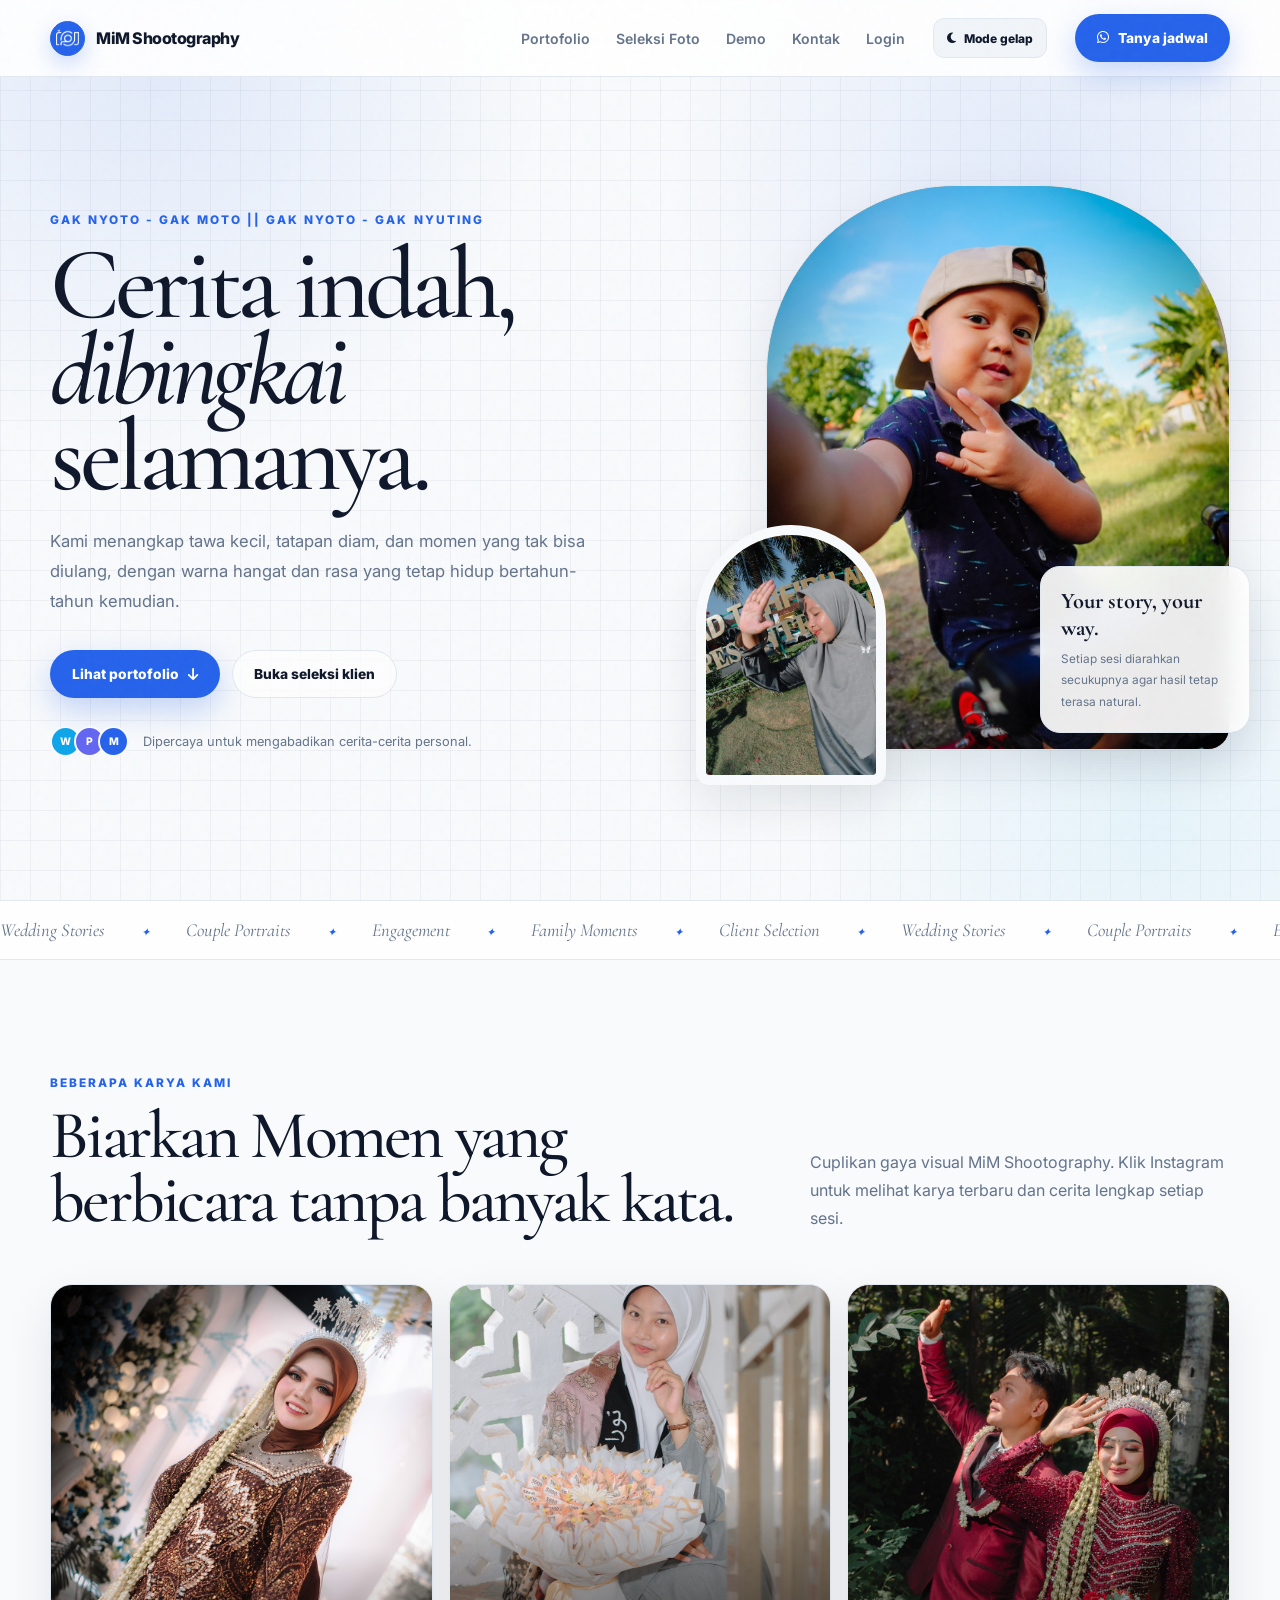
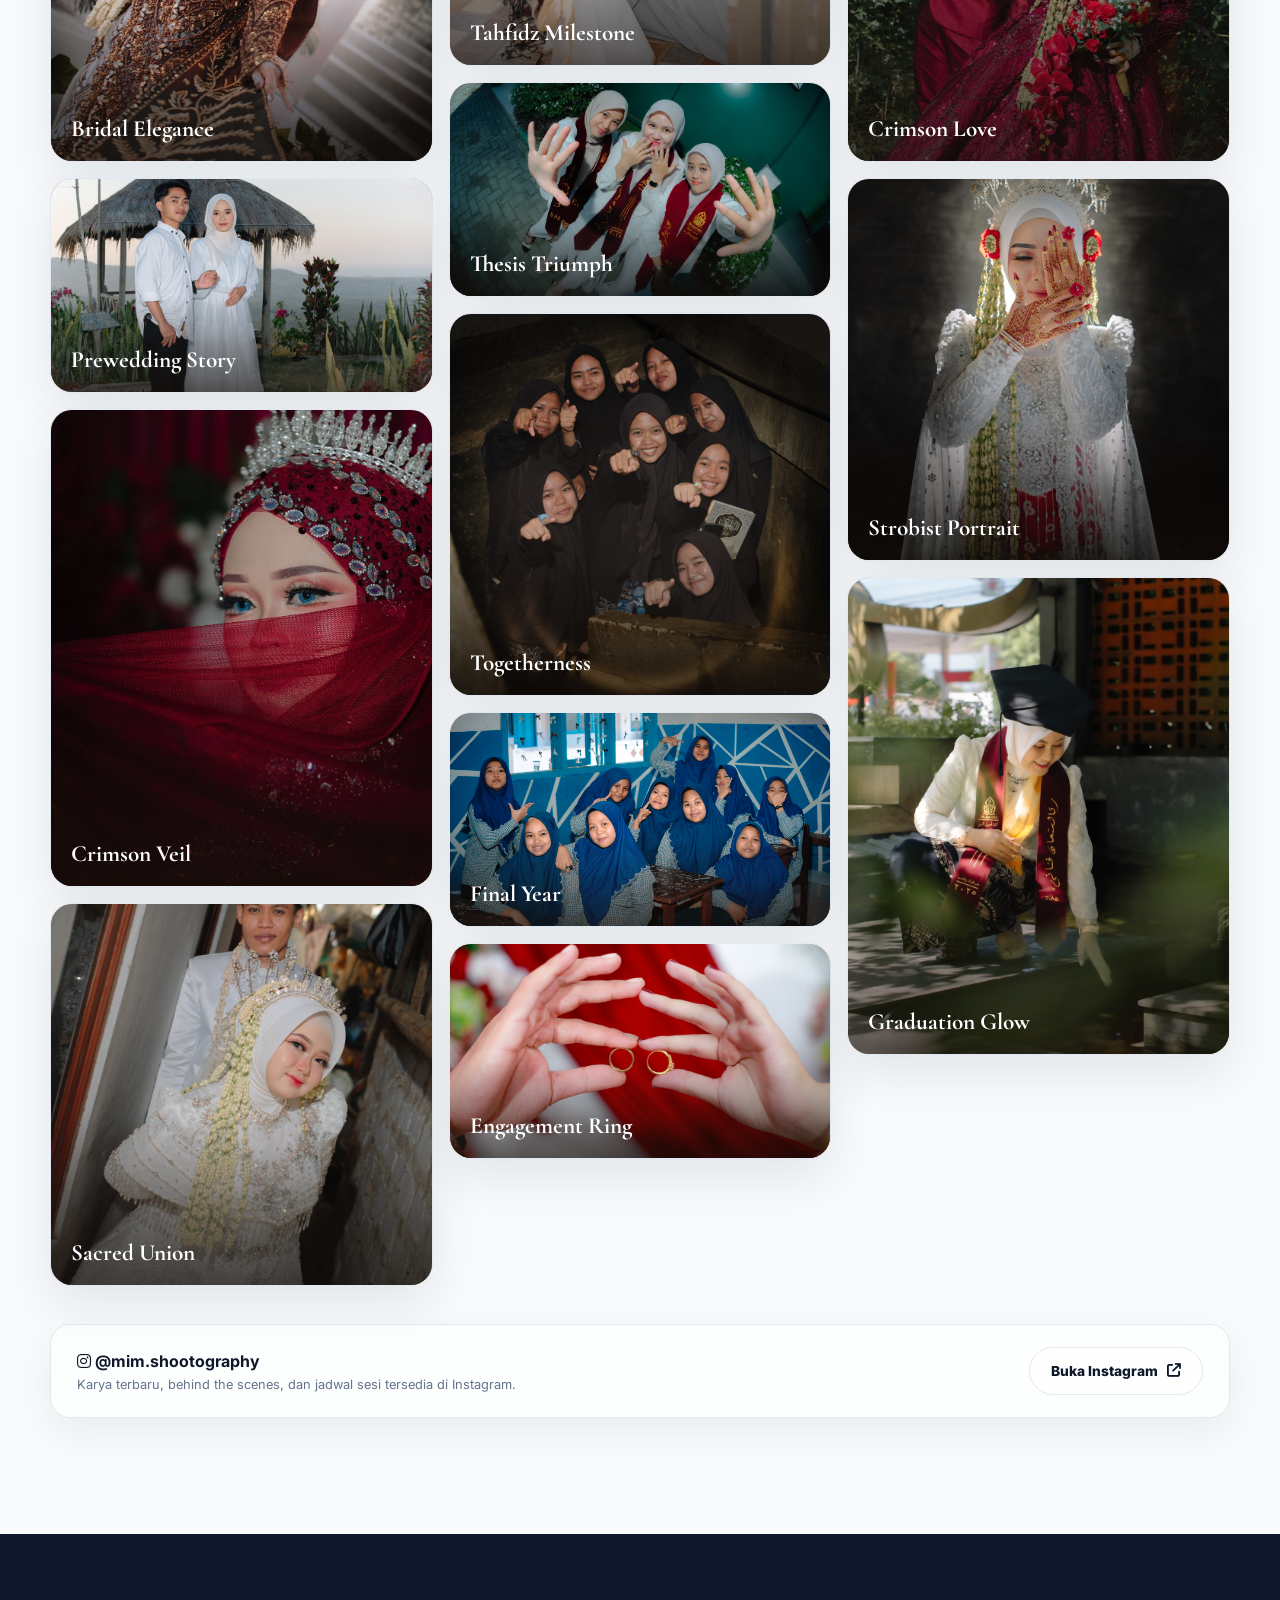
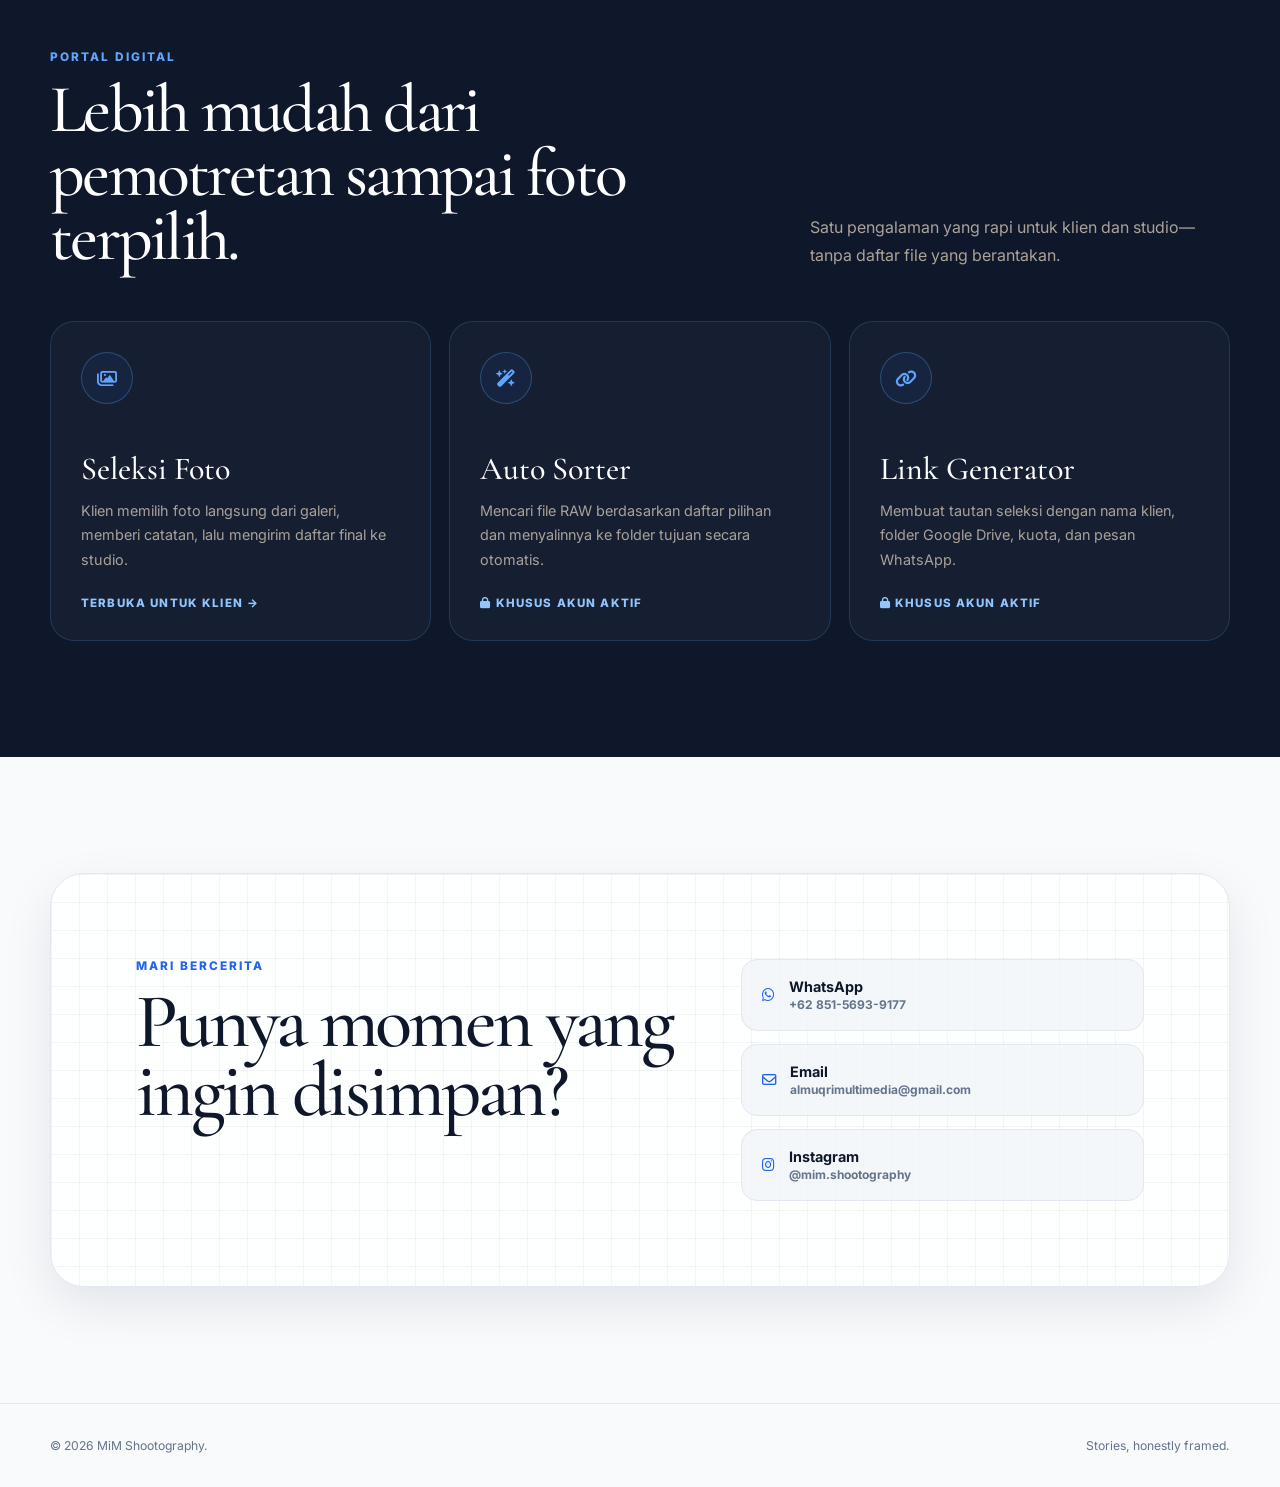
<file: index.html>
<!doctype html>
<html lang="id">
<head>
  <meta charset="utf-8">
  <meta name="viewport" content="width=device-width, initial-scale=1">
  <meta name="description" content="MiM Shootography — fotografi pernikahan, portrait, dan sistem seleksi foto online.">
  <title>MiM Shootography — Stories, Honestly Framed</title>
  <link rel="icon" type="image/png" href="assets/favicon.png">
  <link rel="apple-touch-icon" href="assets/favicon.png">
  <meta property="og:type" content="website">
  <meta property="og:site_name" content="MiM Shootography">
  <meta property="og:title" content="MiM Shootography — Cerita indah, dibingkai selamanya.">
  <meta property="og:description" content="Capturing Moments, Creating Memories. Wedding • Prewedding • Engagement • Event">
  <meta property="og:image" content="/assets/share-preview.png">
  <meta property="og:image:width" content="1200">
  <meta property="og:image:height" content="630">
  <meta property="og:image:type" content="image/png">
  <meta name="twitter:card" content="summary_large_image">
  <meta name="twitter:title" content="MiM Shootography — Cerita indah, dibingkai selamanya.">
  <meta name="twitter:description" content="Capturing Moments, Creating Memories.">
  <meta name="twitter:image" content="/assets/share-preview.png">
  <link rel="preconnect" href="https://fonts.googleapis.com">
  <link rel="preconnect" href="https://fonts.gstatic.com" crossorigin>
  <link href="https://fonts.googleapis.com/css2?family=Cormorant+Garamond:ital,wght@0,500;0,600;1,500&family=Inter:wght@400;500;600;700;800&display=swap" rel="stylesheet">
  <link rel="stylesheet" href="https://cdnjs.cloudflare.com/ajax/libs/font-awesome/6.5.2/css/all.min.css">
  <link rel="stylesheet" href="styles.css?v=portfolio-ratios">
  <script src="studio-theme.js"></script>
  <link rel="stylesheet" href="studio-theme.css">
</head>
<body class="studio-app studio-grid home-app">
  <header class="site-header">
    <nav class="nav container">
      <a class="brand" href="index.html"><span class="brand-mark brand-logo"><img src="assets/logo.png" alt="Logo MiM Shootography"></span><span>MiM Shootography</span></a>
      <button class="nav-toggle" onclick="toggleMenu()" aria-label="Buka menu"><i class="fa-solid fa-bars"></i></button>
      <div class="nav-links">
        <a href="#karya">Portofolio</a>
        <a href="select.html">Seleksi Foto</a>
        <a href="demo.html">Demo</a>
        <a href="#kontak">Kontak</a>
        <a href="login.html">Login</a>
      </div>
      <button type="button" class="studio-theme-btn light-surface home-theme-btn" onclick="toggleStudioTheme()" aria-label="Ganti tema"><i data-theme-icon class="fa-solid fa-moon"></i><span data-theme-label>Mode gelap</span></button>
      <a class="button" href="https://wa.me/6285156939177" target="_blank" rel="noopener"><i class="fa-brands fa-whatsapp"></i> Tanya jadwal</a>
    </nav>
  </header>

  <main>
    <section class="hero">
      <div class="hero-grid container">
        <div class="hero-copy">
          <p class="eyebrow">Gak Nyoto - Gak Moto || Gak Nyoto - Gak Nyuting</p>
          <h1 class="display">Cerita indah,<br><em>dibingkai</em><br>selamanya.</h1>
          <p class="lead">Kami menangkap tawa kecil, tatapan diam, dan momen yang tak bisa diulang, dengan warna hangat dan rasa yang tetap hidup bertahun-tahun kemudian.</p>
          <div class="hero-actions">
            <a class="button-dark" href="#karya">Lihat portofolio <i class="fa-solid fa-arrow-down"></i></a>
            <a class="button-ghost" href="select.html">Buka seleksi klien</a>
          </div>
          <div class="hero-note"><div class="avatars"><span>W</span><span>P</span><span>M</span></div><span>Dipercaya untuk mengabadikan cerita-cerita personal.</span></div>
        </div>
        <div class="hero-art" aria-label="Cuplikan portofolio">
          <div class="hero-photo main"><img src="assets/portfolio-13.jpg" alt="Ahmad Alwiy Kenzie"></div>
          <div class="hero-photo side"><img src="assets/portfolio-14.jpg" alt="Arini Izzati"></div>
          <div class="float-card"><strong>Your story, your way.</strong><span>Setiap sesi diarahkan secukupnya agar hasil tetap terasa natural.</span></div>
        </div>
      </div>
    </section>

    <div class="marquee"><div class="marquee-track">
      <span>Wedding Stories</span><span>Couple Portraits</span><span>Engagement</span><span>Family Moments</span><span>Client Selection</span>
      <span>Wedding Stories</span><span>Couple Portraits</span><span>Engagement</span><span>Family Moments</span><span>Client Selection</span>
    </div></div>

    <section class="section" id="karya">
      <div class="container">
        <div class="section-head">
          <div><p class="eyebrow">Beberapa Karya Kami</p><h2 class="section-title">Biarkan Momen yang berbicara tanpa banyak kata.</h2></div>
          <p class="section-desc">Cuplikan gaya visual MiM Shootography. Klik Instagram untuk melihat karya terbaru dan cerita lengkap setiap sesi.</p>
        </div>
        <div class="portfolio-grid">
          <article class="portfolio-card ratio-portrait"><img src="assets/portfolio-06.jpg" alt="Portrait pengantin karya MiM Shootography"><div class="portfolio-label"><strong>Bridal Elegance</strong></div></article>
          <article class="portfolio-card ratio-square"><img src="assets/portfolio-08.jpg" alt="Detail cincin pasangan karya MiM Shootography"><div class="portfolio-label"><strong>Tahfidz Milestone</strong></div></article>
          <article class="portfolio-card ratio-wide"><img src="assets/portfolio-09.jpg" alt="Cincin pernikahan karya MiM Shootography"><div class="portfolio-label"><strong>Engagement Ring</strong></div></article>
          <article class="portfolio-card ratio-portrait"><img src="assets/portfolio-07.jpg" alt="Portrait pasangan karya MiM Shootography"><div class="portfolio-label"><strong>Graduation Glow</strong></div></article>
          <article class="portfolio-card ratio-wide"><img src="assets/portfolio-01.jpg" alt="Prewedding pasangan karya MiM Shootography"><div class="portfolio-label"><strong>Final Year</strong></div></article>
          <article class="portfolio-card ratio-square"><img src="assets/portfolio-10.jpg" alt="Busana adat pengantin karya MiM Shootography"><div class="portfolio-label"><strong>Sacred Union</strong></div></article>
          <article class="portfolio-card ratio-portrait"><img src="assets/portfolio-11.jpg" alt="Pasangan pengantin karya MiM Shootography"><div class="portfolio-label"><strong>Crimson Veil</strong></div></article>
          <article class="portfolio-card ratio-wide"><img src="assets/portfolio-05.jpg" alt="Detail acara karya MiM Shootography"><div class="portfolio-label"><strong>Prewedding Story</strong></div></article>
          <article class="portfolio-card ratio-square"><img src="assets/portfolio-12.jpg" alt="Pengantin dalam busana adat karya MiM Shootography"><div class="portfolio-label"><strong>Strobist Portrait</strong></div></article>
          <article class="portfolio-card ratio-portrait"><img src="assets/portfolio-04.jpg" alt="Pasangan dalam prosesi karya MiM Shootography"><div class="portfolio-label"><strong>Crimson Love</strong></div></article>
          <article class="portfolio-card ratio-wide"><img src="assets/portfolio-03.jpg" alt="Cerita prewedding karya MiM Shootography"><div class="portfolio-label"><strong>Thesis Triumph</strong></div></article>
          <article class="portfolio-card ratio-square"><img src="assets/portfolio-02.jpg" alt="Kolase prewedding karya MiM Shootography"><div class="portfolio-label"><strong>Togetherness</strong></div></article>
        </div>
        <div class="instagram-callout"><div><strong><i class="fa-brands fa-instagram"></i> @mim.shootography</strong><div class="muted" style="margin-top:6px;font-size:.8rem">Karya terbaru, behind the scenes, dan jadwal sesi tersedia di Instagram.</div></div><a class="button-ghost" href="https://www.instagram.com/mim.shootography/" target="_blank" rel="noopener">Buka Instagram <i class="fa-solid fa-arrow-up-right-from-square"></i></a></div>
      </div>
    </section>

    <section class="section dark-section">
      <div class="container">
        <div class="section-head"><div><p class="eyebrow">Portal digital</p><h2 class="section-title">Lebih mudah dari pemotretan sampai foto terpilih.</h2></div><p class="section-desc">Satu pengalaman yang rapi untuk klien dan studio—tanpa daftar file yang berantakan.</p></div>
        <div class="feature-grid">
          <article class="feature-card"><div class="feature-icon"><i class="fa-regular fa-images"></i></div><h3>Seleksi Foto</h3><p>Klien memilih foto langsung dari galeri, memberi catatan, lalu mengirim daftar final ke studio.</p><a class="lock" href="select.html">Terbuka untuk klien →</a></article>
          <article class="feature-card"><div class="feature-icon"><i class="fa-solid fa-wand-magic-sparkles"></i></div><h3>Auto Sorter</h3><p>Mencari file RAW berdasarkan daftar pilihan dan menyalinnya ke folder tujuan secara otomatis.</p><span class="lock"><i class="fa-solid fa-lock"></i> Khusus akun aktif</span></article>
          <article class="feature-card"><div class="feature-icon"><i class="fa-solid fa-link"></i></div><h3>Link Generator</h3><p>Membuat tautan seleksi dengan nama klien, folder Google Drive, kuota, dan pesan WhatsApp.</p><span class="lock"><i class="fa-solid fa-lock"></i> Khusus akun aktif</span></article>
        </div>
      </div>
    </section>

    <section class="section" id="kontak">
      <div class="container contact-card">
        <div><p class="eyebrow">Mari bercerita</p><h2>Punya momen yang ingin disimpan?</h2></div>
        <div class="contact-list">
          <a class="contact-link" href="https://wa.me/6285156939177" target="_blank" rel="noopener"><i class="fa-brands fa-whatsapp"></i><span>WhatsApp<br><small class="muted">+62 851-5693-9177</small></span></a>
          <a class="contact-link" href="mailto:almuqrimultimedia@gmail.com"><i class="fa-regular fa-envelope"></i><span>Email<br><small class="muted">almuqrimultimedia@gmail.com</small></span></a>
          <a class="contact-link" href="https://www.instagram.com/mim.shootography/" target="_blank" rel="noopener"><i class="fa-brands fa-instagram"></i><span>Instagram<br><small class="muted">@mim.shootography</small></span></a>
        </div>
      </div>
    </section>
  </main>
  <footer class="site-footer"><div class="container footer-row"><span>© <span id="year"></span> MiM Shootography.</span><span>Stories, honestly framed.</span></div></footer>
  <script src="app.js"></script><script>
    document.querySelector('#year').textContent = new Date().getFullYear();
    const portfolioGrid = document.querySelector('.portfolio-grid');
    const portfolioCards = Array.from(portfolioGrid.children);
    for (let index = portfolioCards.length - 1; index > 0; index--) {
      const randomIndex = Math.floor(Math.random() * (index + 1));
      [portfolioCards[index], portfolioCards[randomIndex]] = [portfolioCards[randomIndex], portfolioCards[index]];
    }
    portfolioCards.forEach(card => portfolioGrid.appendChild(card));
  </script>
</body>
</html>
</file>
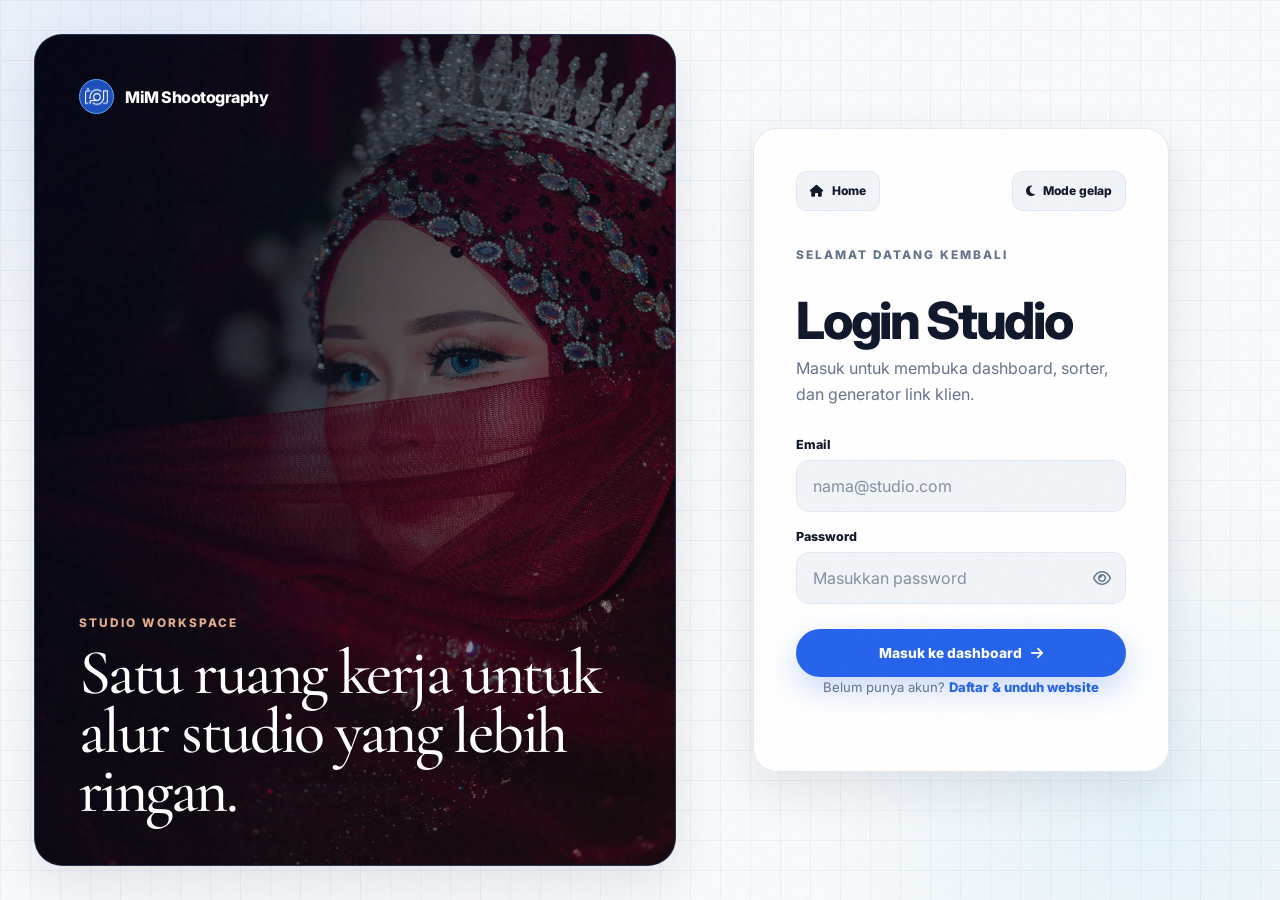
<file: dashboard.html>
<!doctype html>
<html lang="id">
<head>
  <meta charset="utf-8"><meta name="viewport" content="width=device-width,initial-scale=1"><title>Dashboard Studio — MiM Shootography</title><link rel="icon" type="image/png" href="assets/favicon.png"><link rel="apple-touch-icon" href="assets/favicon.png">
  <link rel="preconnect" href="https://fonts.googleapis.com"><link rel="preconnect" href="https://fonts.gstatic.com" crossorigin><link href="https://fonts.googleapis.com/css2?family=Cormorant+Garamond:wght@500;600&family=Inter:wght@400;500;600;700;800&display=swap" rel="stylesheet">
  <script src="studio-theme.js"></script>
  <link rel="stylesheet" href="https://cdnjs.cloudflare.com/ajax/libs/font-awesome/6.5.2/css/all.min.css"><link rel="stylesheet" href="styles.css"><link rel="stylesheet" href="studio-theme.css">
</head>
<body class="studio-app studio-grid studio-dashboard app-shell">
  <header class="app-topbar"><a class="brand" href="index.html"><span class="brand-mark brand-logo"><img src="assets/logo.png" alt="Logo studio"></span><span data-studio>Studio</span></a><a class="button-ghost" href="index.html" style="min-height:42px"><i class="fa-solid fa-arrow-up-right-from-square"></i> Lihat website</a><button type="button" class="studio-theme-btn light-surface" onclick="toggleStudioTheme()"><i data-theme-icon class="fa-solid fa-moon"></i><span data-theme-label>Mode gelap</span></button><button class="user-pill" onclick="logout()" title="Keluar"><span class="user-avatar" data-initials>ST</span><span data-user-email>email</span><i class="fa-solid fa-arrow-right-from-bracket"></i></button></header>
  <main class="app-main">
    <section class="dashboard-hero"><div><p class="eyebrow">Studio workspace</p><h1>Halo, <span data-studio>Studio</span>.</h1><p class="muted">Kelola seleksi klien, sortir file RAW, dan bagikan link galeri dari satu workspace.</p><span class="status-badge" data-status style="display:inline-flex;margin-top:22px">Memuat status</span></div><div class="dashboard-mini-grid"><div class="dashboard-mini-card"><i class="fa-solid fa-layer-group"></i><div><strong>3</strong><span>Aplikasi studio</span></div></div><div class="dashboard-mini-card"><i class="fa-solid fa-shield-halved"></i><div><strong>1×</strong><span>Aktivasi paket</span></div></div></div></section>
    <section class="tool-grid">
      <a class="tool-card" href="select.html" target="_blank"><div class="tool-top"><span class="feature-icon" style="color:var(--accent);border-color:var(--line)"><i class="fa-regular fa-images"></i></span><i class="fa-solid fa-arrow-up-right-from-square muted"></i></div><h3>Seleksi Foto</h3><p>Portal galeri untuk klien memilih dan memberi catatan pada foto.</p><span class="button-ghost">Buka aplikasi</span></a>
      <a class="tool-card" href="sorter.html" data-protected><div class="tool-top"><span class="feature-icon" style="color:var(--accent);border-color:var(--line)"><i class="fa-solid fa-wand-magic-sparkles"></i></span><i data-lock-icon class="fa-solid fa-lock muted"></i></div><h3>Auto RAW Sorter</h3><p>Cari dan salin RAW berdasarkan daftar pilihan klien secara otomatis.</p><span class="button-dark">Buka sorter</span></a>
      <a class="tool-card" href="generator-link.html" data-protected><div class="tool-top"><span class="feature-icon" style="color:var(--accent);border-color:var(--line)"><i class="fa-solid fa-link"></i></span><i data-lock-icon class="fa-solid fa-lock muted"></i></div><h3>Generator Link</h3><p>Buat tautan seleksi klien dengan kuota dan pesan WhatsApp.</p><span class="button-dark">Buka generator</span></a>
    </section>
    <section class="paywall"><div><h3>Aktifkan paket Studio</h3><p>Pembayaran satu kali melalui DANA atau GoPay. Setelah transfer, kirim bukti melalui WhatsApp untuk aktivasi Sorter dan Generator Link.</p></div><div class="price"><strong>Rp100.000</strong><span>DANA / GOPAY · 0851-5693-9177</span><button class="button" onclick="paymentWhatsapp()" style="margin-top:14px"><i class="fa-brands fa-whatsapp"></i> Kirim bukti</button></div></section>
  </main>
  <div class="modal-backdrop" id="paywallModal"><div class="modal"><p class="eyebrow">Akses premium</p><h2>Aktifkan alat studio</h2><p>Sorter dan Generator Link terbuka setelah pembayaran satu kali sebesar <strong>Rp100.000</strong>. Transfer, lalu kirim bukti pembayaran agar akunmu diaktifkan.</p><div class="payment-accounts"><div class="payment-account"><span>DANA</span><strong>0851-5693-9177</strong></div><div class="payment-account"><span>GOPAY</span><strong>0851-5693-9177</strong></div></div><div class="modal-actions"><button class="button-ghost" onclick="closePaywall()">Nanti saja</button><button class="button" onclick="paymentWhatsapp()"><i class="fa-brands fa-whatsapp"></i> Kirim bukti</button></div></div></div>
  <script src="app.js"></script><script>initDashboard(); if (new URLSearchParams(location.search).has('payment')) setTimeout(openPaywall, 250);</script>
</body>
</html>
</file>
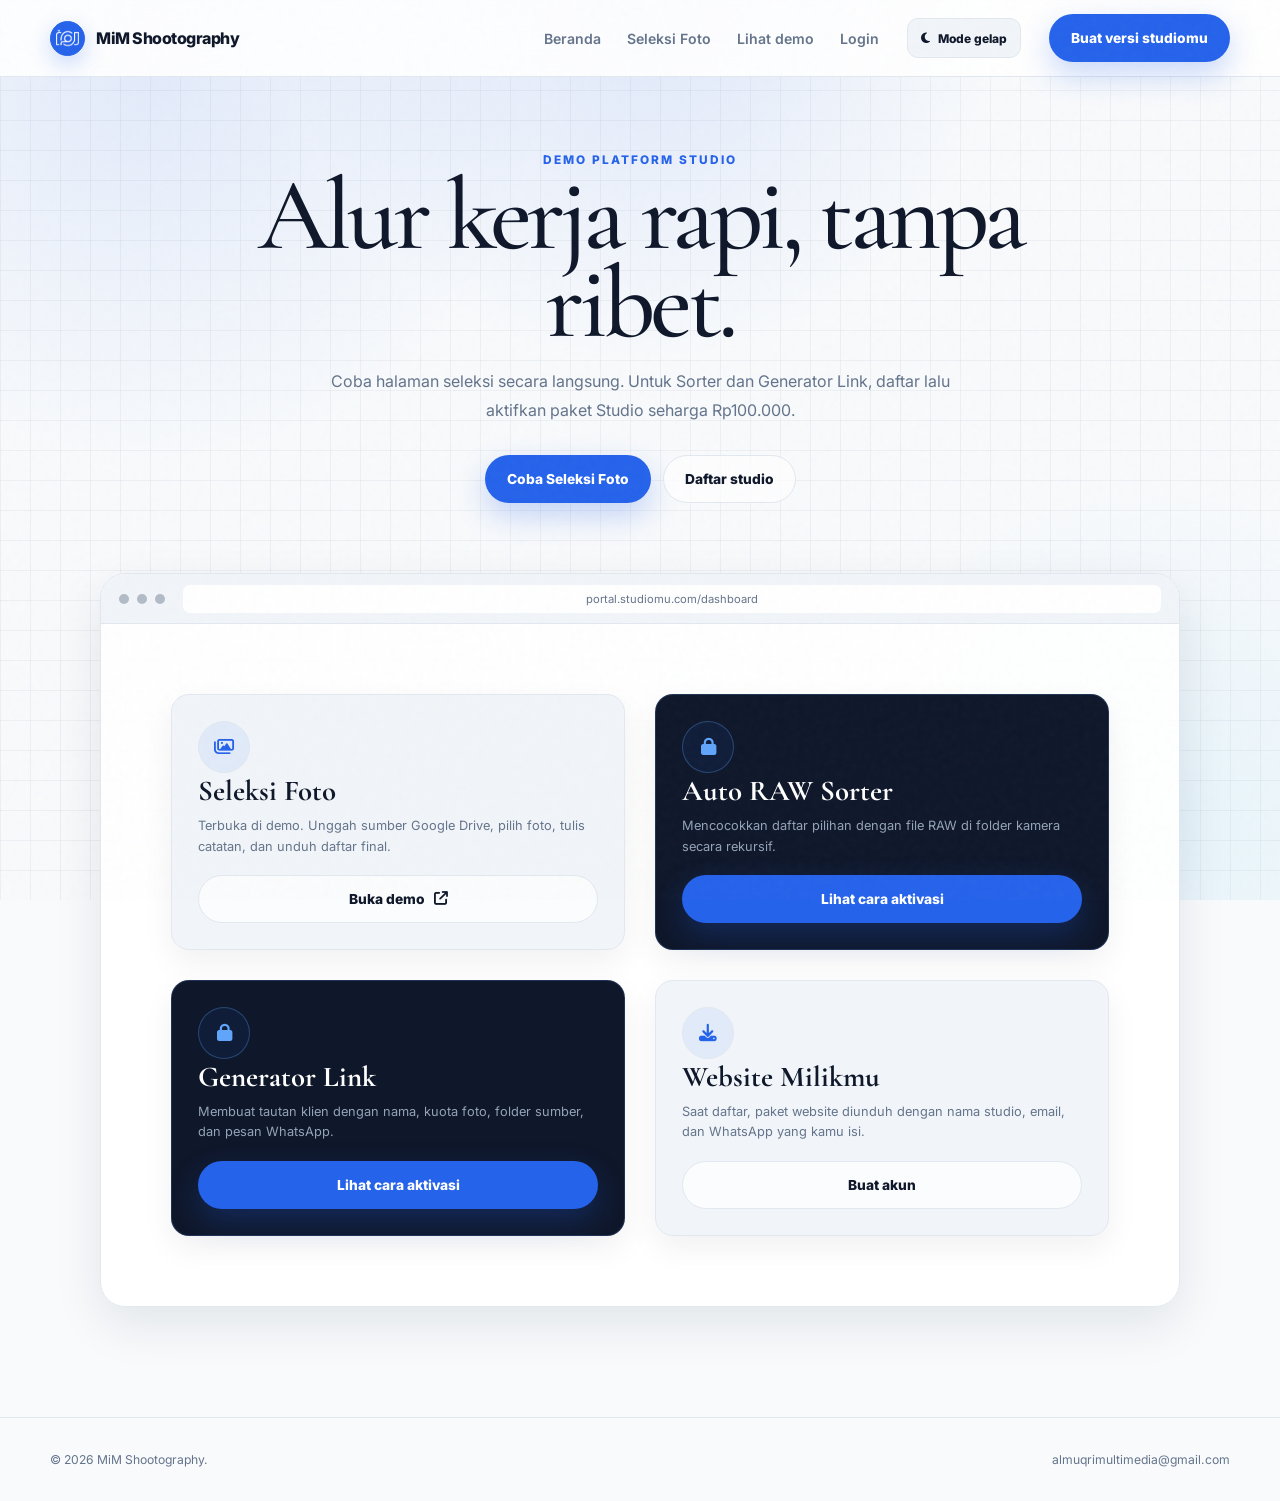
<file: demo.html>
<!doctype html>
<html lang="id">
<head>
  <meta charset="utf-8"><meta name="viewport" content="width=device-width,initial-scale=1"><title>Demo Sistem — MiM Shootography</title><link rel="icon" type="image/png" href="assets/favicon.png"><link rel="apple-touch-icon" href="assets/favicon.png">
  <link rel="preconnect" href="https://fonts.googleapis.com"><link rel="preconnect" href="https://fonts.gstatic.com" crossorigin><link href="https://fonts.googleapis.com/css2?family=Cormorant+Garamond:wght@500;600&family=Inter:wght@400;500;600;700;800&display=swap" rel="stylesheet">
  <script src="studio-theme.js"></script>
  <link rel="stylesheet" href="https://cdnjs.cloudflare.com/ajax/libs/font-awesome/6.5.2/css/all.min.css"><link rel="stylesheet" href="styles.css"><link rel="stylesheet" href="studio-theme.css">
</head>
<body class="studio-app studio-grid home-app demo-app">
  <header class="site-header"><nav class="nav container"><a class="brand" href="index.html"><span class="brand-mark brand-logo"><img src="assets/logo.png" alt="Logo MiM Shootography"></span><span>MiM Shootography</span></a><button class="nav-toggle" onclick="toggleMenu()" aria-label="Buka menu"><i class="fa-solid fa-bars"></i></button><div class="nav-links"><a href="index.html">Beranda</a><a href="select.html">Seleksi Foto</a><a href="#fitur">Lihat demo</a><a href="login.html">Login</a></div><button type="button" class="studio-theme-btn light-surface home-theme-btn" onclick="toggleStudioTheme()" aria-label="Ganti tema"><i data-theme-icon class="fa-solid fa-moon"></i><span data-theme-label>Mode gelap</span></button><a class="button" href="daftar.html">Buat versi studiomu</a></nav></header>
  <main>
    <section class="demo-hero"><div class="container"><p class="eyebrow">Demo platform studio</p><h1>Alur kerja rapi, tanpa ribet.</h1><p>Coba halaman seleksi secara langsung. Untuk Sorter dan Generator Link, daftar lalu aktifkan paket Studio seharga Rp100.000.</p><div class="hero-actions" style="justify-content:center;margin-top:30px"><a class="button-dark" href="select.html" target="_blank">Coba Seleksi Foto</a><a class="button-ghost" href="daftar.html">Daftar studio</a></div></div></section>
    <section class="demo-browser" id="fitur"><div class="browser-bar"><span class="dot"></span><span class="dot"></span><span class="dot"></span><span class="browser-address">portal.studiomu.com/dashboard</span></div><div class="demo-content">
      <article class="mini-card"><span class="feature-icon" style="color:var(--accent);border-color:var(--line)"><i class="fa-regular fa-images"></i></span><h3>Seleksi Foto</h3><p>Terbuka di demo. Unggah sumber Google Drive, pilih foto, tulis catatan, dan unduh daftar final.</p><a class="button-ghost" href="select.html" target="_blank">Buka demo <i class="fa-solid fa-arrow-up-right-from-square"></i></a></article>
      <article class="mini-card locked"><span class="feature-icon"><i class="fa-solid fa-lock"></i></span><h3>Auto RAW Sorter</h3><p>Mencocokkan daftar pilihan dengan file RAW di folder kamera secara rekursif.</p><button class="button" onclick="openPaywall()">Lihat cara aktivasi</button></article>
      <article class="mini-card locked"><span class="feature-icon"><i class="fa-solid fa-lock"></i></span><h3>Generator Link</h3><p>Membuat tautan klien dengan nama, kuota foto, folder sumber, dan pesan WhatsApp.</p><button class="button" onclick="openPaywall()">Lihat cara aktivasi</button></article>
      <article class="mini-card"><span class="feature-icon" style="color:var(--accent);border-color:var(--line)"><i class="fa-solid fa-download"></i></span><h3>Website Milikmu</h3><p>Saat daftar, paket website diunduh dengan nama studio, email, dan WhatsApp yang kamu isi.</p><a class="button-ghost" href="daftar.html">Buat akun</a></article>
    </div></section>
  </main>
  <div class="modal-backdrop" id="paywallModal"><div class="modal"><p class="eyebrow">Aktivasi studio</p><h2>Buka semua aplikasi</h2><p>Bayar satu kali <strong>Rp100.000</strong> melalui DANA atau GoPay, lalu kirim bukti transfer ke WhatsApp.</p><div class="payment-accounts"><div class="payment-account"><span>DANA</span><strong>0851-5693-9177</strong></div><div class="payment-account"><span>GOPAY</span><strong>0851-5693-9177</strong></div></div><div class="modal-actions"><button class="button-ghost" onclick="closePaywall()">Tutup</button><button class="button" onclick="paymentWhatsapp()"><i class="fa-brands fa-whatsapp"></i> Kirim bukti</button></div></div></div>
  <footer class="site-footer"><div class="container footer-row"><span>© 2026 MiM Shootography.</span><span><a href="mailto:almuqrimultimedia@gmail.com">almuqrimultimedia@gmail.com</a></span></div></footer>
  <script src="app.js"></script>
</body>
</html>
</file>
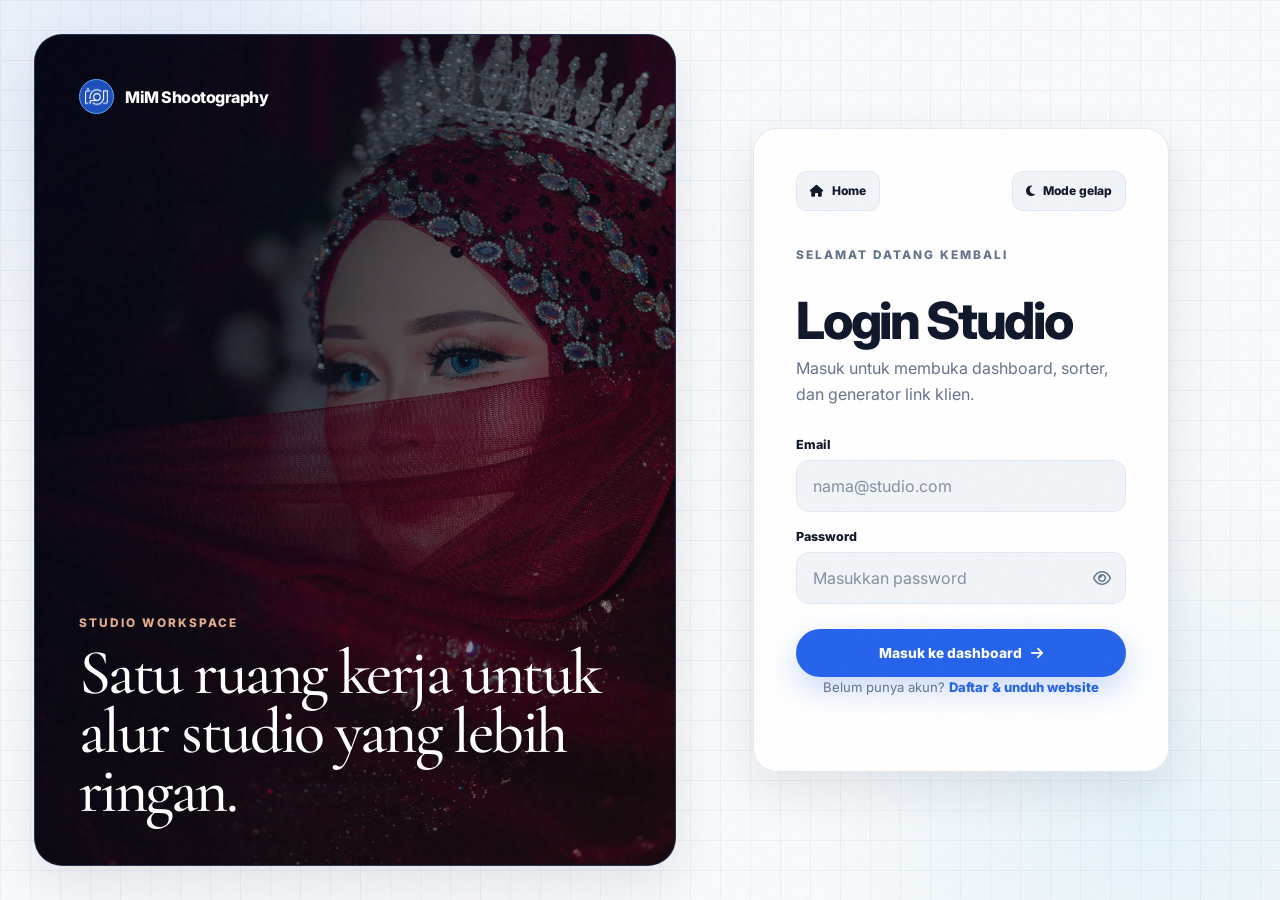
<file: login.html>
<!doctype html>
<html lang="id">
<head>
  <meta charset="utf-8"><meta name="viewport" content="width=device-width,initial-scale=1"><title>Login Studio — MiM Shootography</title><link rel="icon" type="image/png" href="assets/favicon.png"><link rel="apple-touch-icon" href="assets/favicon.png">
  <link rel="preconnect" href="https://fonts.googleapis.com"><link rel="preconnect" href="https://fonts.gstatic.com" crossorigin><link href="https://fonts.googleapis.com/css2?family=Cormorant+Garamond:wght@500;600&family=Inter:wght@400;500;600;700;800&display=swap" rel="stylesheet">
  <script src="studio-theme.js"></script>
  <link rel="stylesheet" href="https://cdnjs.cloudflare.com/ajax/libs/font-awesome/6.5.2/css/all.min.css"><link rel="stylesheet" href="styles.css"><link rel="stylesheet" href="studio-theme.css">
</head>
<body class="studio-app studio-grid auth-app">
  <main class="auth-page">
    <section class="auth-visual">
      <img class="bg" src="assets/portfolio-11.jpg" alt="Karya pernikahan MiM Shootography">
      <a class="brand" href="index.html"><span class="brand-mark brand-logo"><img src="assets/logo.png" alt="Logo MiM Shootography"></span><span>MiM Shootography</span></a>
      <div><p class="eyebrow" style="color:#e1ad8c">Studio workspace</p><p class="auth-quote">Satu ruang kerja untuk alur studio yang lebih ringan.</p></div>
    </section>
    <section class="auth-panel"><div class="auth-box">
      <div class="auth-toolbar"><a class="auth-home" href="index.html"><i class="fa-solid fa-house"></i> Home</a><button type="button" class="studio-theme-btn light-surface" onclick="toggleStudioTheme()"><i data-theme-icon class="fa-solid fa-moon"></i><span data-theme-label>Mode gelap</span></button></div>
      <p class="eyebrow" style="margin-top:35px">Selamat datang kembali</p><h1>Login Studio</h1><p>Masuk untuk membuka dashboard, sorter, dan generator link klien.</p>
      <div class="alert" data-alert></div>
      <form onsubmit="login(event)">
        <div class="form-group"><label for="email">Email</label><input class="input" id="email" type="email" autocomplete="email" placeholder="nama@studio.com" required></div>
        <div class="form-group"><label for="password">Password</label><div class="input-wrap"><input class="input" id="password" type="password" autocomplete="current-password" placeholder="Masukkan password" required><button class="input-icon" type="button" onclick="togglePassword(this)" aria-label="Tampilkan password"><i class="fa-regular fa-eye"></i></button></div></div>
        <button class="button-dark block" type="submit" style="margin-top:8px">Masuk ke dashboard <i class="fa-solid fa-arrow-right"></i></button>
      </form>
      <p class="auth-footer">Belum punya akun? <a href="daftar.html">Daftar & unduh website</a></p>
    </div></section>
  </main>
  <script src="app.js"></script>
</body>
</html>
</file>
<file: styles.css>
:root {
  --ink: #15120f;
  --muted: #716a62;
  --paper: #f6f1e9;
  --paper-deep: #ece2d5;
  --white: #fffdf9;
  --line: rgba(44, 35, 28, .14);
  --accent: #a85e36;
  --accent-dark: #754127;
  --green: #256a4d;
  --shadow: 0 24px 80px rgba(45, 34, 24, .12);
  --radius: 28px;
}

* { box-sizing: border-box; }
html { scroll-behavior: smooth; }
body {
  margin: 0;
  color: var(--ink);
  background: var(--paper);
  font-family: Inter, ui-sans-serif, system-ui, -apple-system, BlinkMacSystemFont, "Segoe UI", sans-serif;
  -webkit-font-smoothing: antialiased;
}
body::before {
  content: "";
  position: fixed;
  inset: 0;
  pointer-events: none;
  z-index: 99;
  opacity: .035;
  background-image: url("data:image/svg+xml,%3Csvg viewBox='0 0 180 180' xmlns='http://www.w3.org/2000/svg'%3E%3Cfilter id='n'%3E%3CfeTurbulence type='fractalNoise' baseFrequency='.75' numOctaves='3' stitchTiles='stitch'/%3E%3C/filter%3E%3Crect width='100%25' height='100%25' filter='url(%23n)' opacity='.8'/%3E%3C/svg%3E");
}
a { color: inherit; text-decoration: none; }
button, input, textarea { font: inherit; }
button { cursor: pointer; }
img { display: block; max-width: 100%; }
.container { width: min(1180px, calc(100% - 40px)); margin-inline: auto; }
.eyebrow { margin: 0 0 14px; color: var(--accent); font-size: .74rem; font-weight: 800; letter-spacing: .17em; text-transform: uppercase; }
.display { margin: 0; font-family: "Cormorant Garamond", Georgia, serif; font-size: clamp(3.4rem, 8vw, 7.5rem); font-weight: 500; line-height: .84; letter-spacing: -.05em; }
.serif { font-family: "Cormorant Garamond", Georgia, serif; }
.muted { color: var(--muted); }

.site-header {
  position: fixed;
  top: 0;
  left: 0;
  right: 0;
  z-index: 50;
  background: rgba(246, 241, 233, .88);
  border-bottom: 1px solid rgba(44, 35, 28, .09);
  backdrop-filter: blur(18px);
}
.nav { min-height: 76px; display: flex; align-items: center; gap: 28px; }
.brand { display: flex; align-items: center; gap: 11px; margin-right: auto; font-weight: 800; letter-spacing: -.03em; }
.brand-mark { width: 35px; height: 35px; display: grid; place-items: center; border: 1px solid var(--ink); border-radius: 50%; font-family: Georgia, serif; font-style: italic; }
.brand-mark.brand-logo { padding: 5px; overflow: hidden; }
.brand-mark.brand-logo img { width: 100%; height: 100%; object-fit: contain; }
.nav-links { display: flex; align-items: center; gap: 26px; color: #4e4943; font-size: .88rem; font-weight: 600; }
.nav-links a:hover { color: var(--accent); }
.nav-toggle { display: none; border: 0; background: none; font-size: 1.4rem; }
.button, .button-ghost, .button-dark {
  min-height: 48px;
  padding: 0 21px;
  display: inline-flex;
  align-items: center;
  justify-content: center;
  gap: 9px;
  border: 1px solid transparent;
  border-radius: 999px;
  font-size: .86rem;
  font-weight: 800;
  transition: .2s ease;
}
.button { color: white; background: var(--accent); box-shadow: 0 12px 30px rgba(168, 94, 54, .24); }
.button:hover { transform: translateY(-2px); background: var(--accent-dark); }
.button-dark { color: var(--white); background: var(--ink); }
.button-dark:hover { transform: translateY(-2px); background: #332b25; }
.button-ghost { border-color: var(--line); background: rgba(255,255,255,.34); }
.button-ghost:hover { background: var(--white); }
.button.block, .button-dark.block, .button-ghost.block { width: 100%; }

.hero { min-height: 100vh; padding: 140px 0 70px; display: flex; align-items: center; overflow: hidden; }
.hero-grid { display: grid; grid-template-columns: 1.02fr .98fr; gap: clamp(40px, 7vw, 100px); align-items: center; }
.hero-copy p.lead { max-width: 570px; margin: 28px 0 34px; color: var(--muted); font-size: 1.04rem; line-height: 1.8; }
.hero-actions { display: flex; flex-wrap: wrap; gap: 12px; }
.hero-note { margin-top: 28px; display: flex; align-items: center; gap: 14px; color: var(--muted); font-size: .8rem; }
.avatars { display: flex; }
.avatars span { width: 31px; height: 31px; display: grid; place-items: center; margin-left: -7px; border: 2px solid var(--paper); border-radius: 50%; color: white; background: var(--accent); font-size: .65rem; font-weight: 800; }
.avatars span:first-child { margin-left: 0; background: #5b715c; }
.avatars span:nth-child(2) { background: #a87f57; }
.hero-art { position: relative; min-height: 600px; }
.hero-photo { position: absolute; overflow: hidden; border-radius: 190px 190px 22px 22px; box-shadow: var(--shadow); background: #b8a38e; }
.hero-photo.main { inset: 0 0 35px 70px; }
.hero-photo.side { width: 190px; height: 260px; left: 0; bottom: 0; border: 10px solid var(--paper); border-radius: 110px 110px 16px 16px; }
.hero-photo img { width: 100%; height: 100%; object-fit: cover; }
.float-card { position: absolute; right: -20px; bottom: 52px; width: 210px; padding: 20px; border: 1px solid rgba(255,255,255,.7); border-radius: 20px; background: rgba(255,253,249,.9); box-shadow: var(--shadow); backdrop-filter: blur(12px); }
.float-card strong { display: block; margin-bottom: 6px; font-family: "Cormorant Garamond", serif; font-size: 1.4rem; }
.float-card span { color: var(--muted); font-size: .74rem; line-height: 1.5; }

.marquee { overflow: hidden; border-block: 1px solid var(--line); background: var(--paper-deep); }
.marquee-track { width: max-content; padding: 18px 0; display: flex; gap: 36px; animation: ticker 26s linear infinite; color: #665d55; font-family: "Cormorant Garamond", serif; font-size: 1.15rem; font-style: italic; }
.marquee-track span::after { content: "✦"; margin-left: 36px; color: var(--accent); font-size: .7rem; }
@keyframes ticker { to { transform: translateX(-50%); } }

.section { padding: 116px 0; }
.section-head { margin-bottom: 52px; display: flex; align-items: end; justify-content: space-between; gap: 30px; }
.section-title { max-width: 720px; margin: 0; font-family: "Cormorant Garamond", Georgia, serif; font-size: clamp(2.8rem, 5.3vw, 5.5rem); font-weight: 500; line-height: .94; letter-spacing: -.04em; }
.section-desc { max-width: 420px; margin: 0; color: var(--muted); line-height: 1.75; }
.portfolio-grid { columns: 3 280px; column-gap: 16px; }
.portfolio-card { position: relative; width: 100%; margin: 0 0 16px; display: inline-block; overflow: hidden; break-inside: avoid; vertical-align: top; border-radius: 22px; background: #cab9a8; }
.portfolio-card.ratio-square { aspect-ratio: 1 / 1; }
.portfolio-card.ratio-wide { aspect-ratio: 16 / 9; }
.portfolio-card.ratio-portrait { aspect-ratio: 4 / 5; }
.portfolio-card img { width: 100%; height: 100%; object-fit: cover; transition: transform .8s cubic-bezier(.2,.7,.2,1); }
.portfolio-card:hover img { transform: scale(1.045); }
.portfolio-card::after { content: ""; position: absolute; inset: 0; background: linear-gradient(transparent 55%, rgba(20,14,10,.65)); }
.portfolio-label { position: absolute; left: 20px; right: 20px; bottom: 18px; z-index: 2; display: flex; align-items: end; justify-content: space-between; color: white; }
.portfolio-label strong { font-family: "Cormorant Garamond", serif; font-size: 1.45rem; }
.portfolio-label span { font-size: .7rem; letter-spacing: .12em; text-transform: uppercase; }
.instagram-callout { margin-top: 22px; padding: 22px 26px; display: flex; align-items: center; justify-content: space-between; gap: 20px; border: 1px solid var(--line); border-radius: 20px; background: rgba(255,255,255,.28); }

.dark-section { color: var(--white); background: var(--ink); }
.dark-section .eyebrow { color: #d69a78; }
.dark-section .section-desc, .dark-section .muted { color: #aca29a; }
.feature-grid { display: grid; grid-template-columns: repeat(3, 1fr); gap: 18px; }
.feature-card { min-height: 320px; padding: 30px; display: flex; flex-direction: column; border: 1px solid rgba(255,255,255,.12); border-radius: 24px; background: rgba(255,255,255,.035); }
.feature-icon { width: 52px; height: 52px; display: grid; place-items: center; margin-bottom: auto; border: 1px solid rgba(255,255,255,.18); border-radius: 50%; color: #e7b391; font-size: 1.1rem; }
.feature-card h3 { margin: 42px 0 11px; font-family: "Cormorant Garamond", serif; font-size: 2rem; font-weight: 500; }
.feature-card p { margin: 0; color: #aaa19a; font-size: .9rem; line-height: 1.7; }
.feature-card .lock { margin-top: 24px; color: #dfb49a; font-size: .72rem; font-weight: 800; letter-spacing: .1em; text-transform: uppercase; }

.contact-card { padding: clamp(35px, 7vw, 85px); display: grid; grid-template-columns: 1.15fr .85fr; gap: 60px; border-radius: 34px; background: #e7d7c6; }
.contact-card h2 { margin: 0; font-family: "Cormorant Garamond", serif; font-size: clamp(3rem, 6vw, 6rem); font-weight: 500; line-height: .9; letter-spacing: -.04em; }
.contact-list { display: grid; align-content: center; gap: 13px; }
.contact-link { padding: 18px 20px; display: flex; align-items: center; gap: 14px; border: 1px solid rgba(44,35,28,.14); border-radius: 16px; background: rgba(255,253,249,.44); font-size: .9rem; font-weight: 700; }
.contact-link i { color: var(--accent); }

.auth-page { min-height: 100vh; padding: 34px; display: grid; grid-template-columns: 1.06fr .94fr; background: var(--paper); }
.auth-visual { position: relative; min-height: 680px; padding: 44px; display: flex; flex-direction: column; justify-content: space-between; overflow: hidden; border-radius: 28px; color: white; background: #4f453d; }
.auth-visual::after { content: ""; position: absolute; inset: 0; background: linear-gradient(120deg, rgba(21,18,15,.75), rgba(21,18,15,.08)); }
.auth-visual > * { position: relative; z-index: 2; }
.auth-visual .bg { position: absolute; inset: 0; z-index: 0; width: 100%; height: 100%; object-fit: cover; }
.auth-quote { max-width: 560px; margin: 0; font-family: "Cormorant Garamond", serif; font-size: clamp(2.8rem, 5vw, 5.3rem); font-weight: 500; line-height: .92; letter-spacing: -.04em; }
.auth-panel { padding: 50px clamp(20px, 6vw, 90px); display: flex; align-items: center; justify-content: center; }
.auth-box { width: min(440px, 100%); }
.auth-box h1 { margin: 12px 0 8px; font-family: "Cormorant Garamond", serif; font-size: 3.3rem; font-weight: 500; line-height: 1; }
.auth-box > p { margin: 0 0 30px; color: var(--muted); line-height: 1.65; }
.form-group { margin-bottom: 17px; }
.form-group label { display: block; margin-bottom: 8px; font-size: .78rem; font-weight: 800; }
.input { width: 100%; height: 52px; padding: 0 16px; border: 1px solid var(--line); border-radius: 13px; outline: none; color: var(--ink); background: rgba(255,255,255,.56); transition: .2s; }
.input:focus { border-color: var(--accent); box-shadow: 0 0 0 4px rgba(168,94,54,.1); }
.input-wrap { position: relative; }
.input-wrap .input { padding-right: 48px; }
.input-icon { position: absolute; top: 0; right: 0; width: 48px; height: 52px; display: grid; place-items: center; border: 0; color: var(--muted); background: none; }
.form-hint { margin-top: 8px; color: var(--muted); font-size: .72rem; line-height: 1.5; }
.auth-footer { margin-top: 22px; text-align: center; color: var(--muted); font-size: .82rem; }
.auth-footer a { color: var(--accent); font-weight: 800; }
.alert { margin-bottom: 18px; padding: 13px 15px; display: none; border-radius: 12px; font-size: .82rem; line-height: 1.5; }
.alert.show { display: block; }
.alert.error { color: #8f302a; background: #f9dedb; }
.alert.success { color: #236044; background: #dff1e7; }

.app-shell { min-height: 100vh; background: #f4efe7; }
.app-topbar { height: 72px; padding: 0 26px; display: flex; align-items: center; gap: 18px; border-bottom: 1px solid var(--line); background: rgba(255,253,249,.88); backdrop-filter: blur(16px); }
.app-topbar .brand { margin-right: auto; }
.user-pill { padding: 8px 13px 8px 8px; display: flex; align-items: center; gap: 9px; border: 1px solid var(--line); border-radius: 999px; font-size: .78rem; font-weight: 700; }
.user-avatar { width: 31px; height: 31px; display: grid; place-items: center; border-radius: 50%; color: white; background: var(--accent); }
.app-main { width: min(1120px, calc(100% - 36px)); margin: 0 auto; padding: 54px 0 90px; }
.welcome { margin-bottom: 34px; display: flex; align-items: end; justify-content: space-between; gap: 25px; }
.welcome h1 { margin: 5px 0 7px; font-family: "Cormorant Garamond", serif; font-size: clamp(2.7rem, 5vw, 4.6rem); font-weight: 500; line-height: .95; }
.status-badge { padding: 8px 12px; border-radius: 999px; color: #89511a; background: #fae8c9; font-size: .7rem; font-weight: 900; letter-spacing: .08em; text-transform: uppercase; }
.status-badge.active { color: #216344; background: #d8eee3; }
.tool-grid { display: grid; grid-template-columns: repeat(3, 1fr); gap: 18px; }
.tool-card { min-height: 280px; padding: 25px; display: flex; flex-direction: column; border: 1px solid var(--line); border-radius: 22px; background: var(--white); box-shadow: 0 10px 36px rgba(44,35,28,.06); }
.tool-card .tool-top { display: flex; align-items: start; justify-content: space-between; }
.tool-card h3 { margin: auto 0 8px; font-family: "Cormorant Garamond", serif; font-size: 1.8rem; font-weight: 600; }
.tool-card p { min-height: 48px; margin: 0 0 20px; color: var(--muted); font-size: .82rem; line-height: 1.55; }
.tool-card.locked { background: #eae3d9; }
.tool-card.locked .button-dark { background: #83796f; }
.paywall { margin-top: 25px; padding: 28px; display: grid; grid-template-columns: 1fr auto; gap: 30px; align-items: center; border-radius: 22px; color: white; background: var(--ink); }
.paywall h3 { margin: 0 0 8px; font-family: "Cormorant Garamond", serif; font-size: 2rem; }
.paywall p { margin: 0; color: #bdb4ad; font-size: .84rem; line-height: 1.6; }
.price { text-align: right; }
.price strong { display: block; font-family: "Cormorant Garamond", serif; font-size: 2rem; }
.price span { color: #cbbdb1; font-size: .72rem; }

.demo-hero { padding: 150px 0 70px; text-align: center; }
.demo-hero h1 { max-width: 850px; margin: 0 auto 20px; font-family: "Cormorant Garamond", serif; font-size: clamp(3.5rem, 8vw, 7rem); font-weight: 500; line-height: .86; letter-spacing: -.045em; }
.demo-hero p { max-width: 650px; margin: 0 auto; color: var(--muted); line-height: 1.8; }
.demo-browser { width: min(1080px, calc(100% - 40px)); margin: 0 auto 110px; overflow: hidden; border: 1px solid var(--line); border-radius: 25px; background: white; box-shadow: var(--shadow); }
.browser-bar { height: 50px; padding: 0 18px; display: flex; align-items: center; gap: 8px; border-bottom: 1px solid var(--line); background: #eee8e0; }
.dot { width: 10px; height: 10px; border-radius: 50%; background: #c9bdb1; }
.browser-address { height: 28px; margin-left: 10px; flex: 1; display: grid; place-items: center; border-radius: 7px; color: var(--muted); background: white; font-size: .7rem; }
.demo-content { padding: clamp(30px, 7vw, 70px); display: grid; grid-template-columns: 1fr 1fr; gap: 30px; }
.mini-card { min-height: 230px; padding: 26px; display: flex; flex-direction: column; border: 1px solid var(--line); border-radius: 18px; }
.mini-card.locked { color: white; background: var(--ink); }
.mini-card h3 { margin: auto 0 8px; font-family: "Cormorant Garamond", serif; font-size: 1.8rem; }
.mini-card p { margin: 0 0 18px; color: var(--muted); font-size: .8rem; line-height: 1.6; }
.mini-card.locked p { color: #aaa29a; }

.modal-backdrop { position: fixed; inset: 0; z-index: 100; padding: 20px; display: none; place-items: center; background: rgba(16,12,9,.7); backdrop-filter: blur(8px); }
.modal-backdrop.show { display: grid; }
.modal { width: min(470px, 100%); padding: 32px; border-radius: 24px; background: var(--white); box-shadow: var(--shadow); }
.modal h2 { margin: 4px 0 10px; font-family: "Cormorant Garamond", serif; font-size: 2.5rem; line-height: 1; }
.modal p { color: var(--muted); font-size: .85rem; line-height: 1.65; }
.payment-accounts { margin: 20px 0; display: grid; grid-template-columns: 1fr 1fr; gap: 10px; }
.payment-account { padding: 15px; border: 1px solid var(--line); border-radius: 13px; }
.payment-account span { display: block; margin-bottom: 5px; color: var(--muted); font-size: .68rem; font-weight: 800; }
.payment-account strong { font-size: .86rem; }
.modal-actions { display: flex; gap: 10px; }
.modal-actions > * { flex: 1; }

.site-footer { padding: 34px 0; border-top: 1px solid var(--line); }
.footer-row { display: flex; justify-content: space-between; gap: 20px; color: var(--muted); font-size: .76rem; }

@media (max-width: 900px) {
  .nav-toggle { display: block; }
  .nav-links { position: absolute; top: 76px; left: 20px; right: 20px; padding: 18px; display: none; flex-direction: column; align-items: stretch; border: 1px solid var(--line); border-radius: 18px; background: var(--white); box-shadow: var(--shadow); }
  .nav-links.open { display: flex; }
  .nav > .button { display: none; }
  .hero-grid, .contact-card, .auth-page, .demo-content { grid-template-columns: 1fr; }
  .hero { padding-top: 125px; }
  .hero-art { min-height: 520px; }
  .section-head { align-items: start; flex-direction: column; }
  .feature-grid, .tool-grid { grid-template-columns: 1fr 1fr; }
  .auth-page { padding: 18px; }
  .auth-visual { min-height: 420px; }
  .auth-panel { padding-block: 50px; }
}

@media (max-width: 640px) {
  .container { width: min(100% - 28px, 1180px); }
  .display { font-size: 3.5rem; }
  .hero-art { min-height: 420px; }
  .hero-photo.main { left: 42px; }
  .hero-photo.side { width: 135px; height: 190px; }
  .float-card { right: 0; bottom: 20px; width: 175px; padding: 15px; }
  .section { padding: 82px 0; }
  .portfolio-grid { column-count: 2; column-gap: 12px; }
  .portfolio-card { margin-bottom: 12px; border-radius: 16px; }
  .instagram-callout, .welcome, .paywall, .footer-row { align-items: flex-start; flex-direction: column; }
  .feature-grid, .tool-grid { grid-template-columns: 1fr; }
  .auth-page { padding: 0; }
  .auth-visual { min-height: 330px; border-radius: 0 0 25px 25px; }
  .auth-panel { padding: 42px 22px; }
  .auth-quote { font-size: 2.8rem; }
  .paywall { grid-template-columns: 1fr; }
  .price { text-align: left; }
  .user-pill span { display: none; }
  .app-topbar { padding: 0 14px; }
  .payment-accounts { grid-template-columns: 1fr; }
  .modal-actions { flex-direction: column; }
}
</file>
<file: studio-theme.css>
:root {
  --studio-bg: #f8fafc;
  --studio-surface: #ffffff;
  --studio-surface-soft: #f1f5f9;
  --studio-surface-strong: #e2e8f0;
  --studio-text: #0f172a;
  --studio-muted: #64748b;
  --studio-border: #e2e8f0;
  --studio-blue: #2563eb;
  --studio-blue-strong: #1d4ed8;
  --studio-header: #0f172a;
  --studio-shadow: 0 18px 50px rgba(15, 23, 42, .09);
  --studio-grid: rgba(100, 116, 139, .075);
}

html.dark {
  --studio-bg: #020617;
  --studio-surface: #0f172a;
  --studio-surface-soft: #111c30;
  --studio-surface-strong: #1e293b;
  --studio-text: #e2e8f0;
  --studio-muted: #94a3b8;
  --studio-border: #26344a;
  --studio-blue: #3b82f6;
  --studio-blue-strong: #60a5fa;
  --studio-header: #070d1a;
  --studio-shadow: 0 22px 60px rgba(0, 0, 0, .34);
  --studio-grid: rgba(96, 165, 250, .055);
}

.studio-app {
  color: var(--studio-text) !important;
  background-color: var(--studio-bg) !important;
  transition: color .25s ease, background-color .25s ease;
}

.studio-grid {
  background-image:
    linear-gradient(var(--studio-grid) 1px, transparent 1px),
    linear-gradient(90deg, var(--studio-grid) 1px, transparent 1px),
    radial-gradient(circle at 12% 8%, rgba(37, 99, 235, .10), transparent 28%),
    radial-gradient(circle at 90% 92%, rgba(14, 165, 233, .08), transparent 24%);
  background-size: 30px 30px, 30px 30px, 100% 100%, 100% 100%;
  background-attachment: fixed;
}

.studio-theme-btn {
  min-height: 40px;
  padding: 0 13px;
  display: inline-flex;
  align-items: center;
  justify-content: center;
  gap: 8px;
  border: 1px solid rgba(148, 163, 184, .28);
  border-radius: 11px;
  color: #dbeafe;
  background: rgba(255, 255, 255, .08);
  font-size: .75rem;
  font-weight: 800;
  transition: .2s ease;
}

.studio-theme-btn:hover { color: white; background: rgba(255, 255, 255, .15); transform: translateY(-1px); }
.studio-theme-btn.light-surface { color: var(--studio-text); border-color: var(--studio-border); background: var(--studio-surface-soft); }
.studio-theme-btn.light-surface:hover { color: var(--studio-blue); background: var(--studio-surface-strong); }
.studio-logo-box { padding: 6px; overflow: hidden; }
.studio-logo-box img { width: 100%; height: 100%; object-fit: contain; }

/* Public portfolio landing page */
.home-app {
  --ink: var(--studio-text);
  --muted: var(--studio-muted);
  --paper: var(--studio-bg);
  --paper-deep: var(--studio-surface-soft);
  --white: var(--studio-surface);
  --line: var(--studio-border);
  --accent: var(--studio-blue);
  --accent-dark: var(--studio-blue-strong);
  color: var(--studio-text);
}
.home-app .site-header { background: color-mix(in srgb, var(--studio-surface) 90%, transparent); border-color: var(--studio-border); }
.home-app .brand-mark { color: white; border-color: var(--studio-blue); background: var(--studio-blue); box-shadow: 0 8px 22px rgba(37,99,235,.24); }
.home-app .nav-links { color: var(--studio-muted); }
.home-app .nav-links a:hover { color: var(--studio-blue); }
.home-app .button,
.home-app .button-dark { color: white; border-color: transparent; background: var(--studio-blue); box-shadow: 0 12px 30px rgba(37, 99, 235, .25); }
.home-app .button:hover,
.home-app .button-dark:hover { color: white; background: var(--studio-blue-strong); }
.home-app .button-ghost { color: var(--studio-text); border-color: var(--studio-border); background: color-mix(in srgb, var(--studio-surface) 72%, transparent); }
.home-app .button-ghost:hover { color: var(--studio-blue); background: var(--studio-surface); }
.home-app .eyebrow { color: var(--studio-blue); }
.home-app .hero { background: radial-gradient(circle at 82% 20%, rgba(37,99,235,.10), transparent 30%); }
.home-app .hero-photo { border: 1px solid var(--studio-border); box-shadow: var(--studio-shadow); }
.home-app .hero-photo.side { border: 10px solid var(--studio-bg); }
.home-app .float-card { color: var(--studio-text); border-color: var(--studio-border); background: color-mix(in srgb, var(--studio-surface) 92%, transparent); box-shadow: var(--studio-shadow); }
.home-app .avatars span { border-color: var(--studio-bg); background: #2563eb; }
.home-app .avatars span:first-child { background: #0ea5e9; }
.home-app .avatars span:nth-child(2) { background: #6366f1; }
.home-app .marquee { border-color: var(--studio-border); background: color-mix(in srgb, var(--studio-surface) 82%, transparent); }
.home-app .marquee-track { color: var(--studio-muted); }
.home-app .marquee-track span::after { color: var(--studio-blue); }
.home-app .portfolio-card { border: 1px solid var(--studio-border); box-shadow: var(--studio-shadow); }
.home-app .instagram-callout { border-color: var(--studio-border); background: color-mix(in srgb, var(--studio-surface) 78%, transparent); box-shadow: 0 14px 38px rgba(15,23,42,.06); }
.home-app .dark-section { color: white; background: #0f172a; }
.dark .home-app .dark-section { background: #050b18; }
.home-app .dark-section .eyebrow { color: #60a5fa; }
.home-app .feature-card { border-color: rgba(96,165,250,.18); background: rgba(30,41,59,.48); }
.home-app .feature-icon { color: #60a5fa; border-color: rgba(96,165,250,.3); background: rgba(37,99,235,.08); }
.home-app .feature-card .lock { color: #93c5fd; }
.home-app .contact-card {
  border: 1px solid var(--studio-border);
  background:
    linear-gradient(var(--studio-grid) 1px, transparent 1px),
    linear-gradient(90deg, var(--studio-grid) 1px, transparent 1px),
    color-mix(in srgb, var(--studio-surface) 92%, transparent);
  background-size: 28px 28px, 28px 28px, 100% 100%;
  box-shadow: var(--studio-shadow);
}
.home-app .contact-link { color: var(--studio-text); border-color: var(--studio-border); background: color-mix(in srgb, var(--studio-surface-soft) 78%, transparent); }
.home-app .contact-link i { color: var(--studio-blue); }
.home-app .site-footer { border-color: var(--studio-border); }
.dark .home-app .nav-links { background: var(--studio-surface); }

/* Authentication pages */
.auth-app {
  --ink: var(--studio-text);
  --muted: var(--studio-muted);
  --paper: var(--studio-bg);
  --white: var(--studio-surface);
  --line: var(--studio-border);
  --accent: var(--studio-blue);
  --accent-dark: var(--studio-blue-strong);
}
.auth-app .auth-page { background: transparent; }
.auth-app .auth-visual { border: 1px solid rgba(96,165,250,.20); background: #0f172a; box-shadow: var(--studio-shadow); }
.auth-app .auth-visual::after { background: linear-gradient(120deg, rgba(2,6,23,.88), rgba(15,23,42,.18)); }
.auth-app .auth-visual .brand-mark { color: white; border-color: #60a5fa; background: rgba(37,99,235,.78); }
.auth-app .auth-panel { background: transparent; }
.auth-app .auth-box {
  padding: clamp(26px, 4vw, 42px);
  border: 1px solid var(--studio-border);
  border-radius: 24px;
  background: color-mix(in srgb, var(--studio-surface) 94%, transparent);
  box-shadow: var(--studio-shadow);
  backdrop-filter: blur(18px);
}
.auth-app .auth-box h1 { color: var(--studio-text); font-family: Inter, sans-serif; font-size: clamp(2.3rem, 4vw, 3.3rem); font-weight: 800; letter-spacing: -.045em; }
.auth-app .auth-box > p,
.auth-app .auth-footer,
.auth-app .form-hint { color: var(--studio-muted); }
.auth-app .auth-footer a { color: var(--studio-blue); }
.auth-app .form-group label { color: var(--studio-text); }
.auth-app .input { color: var(--studio-text); border-color: var(--studio-border); background: var(--studio-surface-soft); }
.auth-app .input:focus { border-color: var(--studio-blue); box-shadow: 0 0 0 4px rgba(37,99,235,.12); }
.auth-app .input-icon { color: var(--studio-muted); }
.auth-app .button,
.auth-app .button-dark { color: white; background: var(--studio-blue); box-shadow: 0 12px 30px rgba(37,99,235,.24); }
.auth-app .button:hover,
.auth-app .button-dark:hover { background: var(--studio-blue-strong); }
.auth-toolbar { margin-bottom: 30px; display: flex; align-items: center; justify-content: space-between; gap: 14px; }
.auth-home { min-height: 40px; padding: 0 13px; display: inline-flex; align-items: center; gap: 8px; border: 1px solid var(--studio-border); border-radius: 11px; color: var(--studio-text); background: var(--studio-surface-soft); font-size: .75rem; font-weight: 800; }
.auth-home:hover { color: var(--studio-blue); background: var(--studio-surface-strong); }
.auth-app .alert.error { color: #fecaca; border: 1px solid rgba(248,113,113,.24); background: rgba(127,29,29,.25); }
.auth-app .alert.success { color: #bbf7d0; border: 1px solid rgba(74,222,128,.24); background: rgba(20,83,45,.25); }

/* Demo page */
.demo-app .demo-hero { background: radial-gradient(circle at 50% 0%, rgba(37,99,235,.12), transparent 42%); }
.demo-app .demo-browser { border-color: var(--studio-border); background: color-mix(in srgb, var(--studio-surface) 96%, transparent); box-shadow: var(--studio-shadow); }
.demo-app .browser-bar { border-color: var(--studio-border); background: var(--studio-surface-soft); }
.demo-app .dot { background: var(--studio-muted); opacity: .45; }
.demo-app .browser-address { color: var(--studio-muted); background: var(--studio-surface); }
.demo-app .mini-card { border-color: var(--studio-border); background: var(--studio-surface-soft); box-shadow: 0 12px 32px rgba(15,23,42,.06); }
.demo-app .mini-card h3 { color: var(--studio-text); }
.demo-app .mini-card p { color: var(--studio-muted); }
.demo-app .mini-card.locked { color: white; border-color: rgba(96,165,250,.2); background: #0f172a; }
.demo-app .mini-card.locked h3 { color: white; }
.demo-app .mini-card.locked p { color: #94a3b8; }
.demo-app .modal { color: var(--studio-text); border: 1px solid var(--studio-border); background: var(--studio-surface); }
.demo-app .modal h2 { color: var(--studio-text); font-family: Inter, sans-serif; font-size: 2rem; font-weight: 800; }
.demo-app .payment-account { border-color: var(--studio-border); background: var(--studio-surface-soft); }
.demo-app .payment-account strong { color: var(--studio-text); }

/* Shared Tailwind application surfaces */
.studio-app .bg-white { background-color: var(--studio-surface) !important; }
.studio-app .bg-slate-50 { background-color: var(--studio-surface-soft) !important; }
.studio-app .bg-slate-100 { background-color: var(--studio-surface-strong) !important; }
.studio-app .border-slate-100,
.studio-app .border-slate-200,
.studio-app .border-slate-300 { border-color: var(--studio-border) !important; }
.studio-app .text-slate-800,
.studio-app .text-slate-700 { color: var(--studio-text) !important; }
.studio-app .text-slate-600,
.studio-app .text-slate-500,
.studio-app .text-slate-400 { color: var(--studio-muted) !important; }
.studio-app input,
.studio-app textarea,
.studio-app select { color: var(--studio-text) !important; background-color: var(--studio-surface-soft) !important; border-color: var(--studio-border) !important; }
.studio-app input::placeholder,
.studio-app textarea::placeholder { color: var(--studio-muted) !important; opacity: .78; }
.studio-app input:focus,
.studio-app textarea:focus,
.studio-app select:focus { border-color: var(--studio-blue) !important; box-shadow: 0 0 0 3px rgba(37, 99, 235, .12); }
.studio-app .shadow-sm,
.studio-app .shadow-xl { box-shadow: var(--studio-shadow) !important; }

.studio-app .app-panel,
.studio-app .bg-white.rounded-2xl,
.studio-app .bg-white.rounded-xl {
  border-color: var(--studio-border) !important;
  background-color: color-mix(in srgb, var(--studio-surface) 94%, transparent) !important;
  box-shadow: var(--studio-shadow) !important;
  backdrop-filter: blur(14px);
}

/* Client selection grid */
.selection-app > header { background-color: color-mix(in srgb, var(--studio-surface) 90%, transparent) !important; border-color: var(--studio-border) !important; backdrop-filter: blur(16px); }
.selection-app #inputSection,
.selection-app #folderNavContainer { box-shadow: var(--studio-shadow) !important; }
.selection-app .photo-card { border: 1px solid var(--studio-border); box-shadow: 0 10px 28px rgba(15, 23, 42, .08) !important; }
.selection-app .photo-card:hover { transform: translateY(-3px); box-shadow: 0 18px 38px rgba(15, 23, 42, .15) !important; }

/* Sorter */
.sorter-app > header { background: color-mix(in srgb, var(--studio-header) 94%, transparent) !important; border-bottom: 1px solid rgba(148, 163, 184, .18); backdrop-filter: blur(16px); }
.sorter-app main > .grid > div { position: relative; }
.sorter-app main > .grid > div::before {
  content: "";
  position: absolute;
  top: 0;
  left: 22px;
  right: 22px;
  height: 2px;
  border-radius: 99px;
  background: linear-gradient(90deg, transparent, var(--studio-blue), transparent);
  opacity: .75;
}
.sorter-app .bg-blue-50 { color: #1e40af !important; background: #eff6ff !important; border-color: #bfdbfe !important; }
.dark .sorter-app .bg-blue-50 { color: #bfdbfe !important; background: rgba(30, 64, 175, .18) !important; border-color: rgba(96, 165, 250, .28) !important; }
.sorter-app .log-container { color: #cbd5e1; }
.sorter-app footer { border-color: var(--studio-border) !important; }

/* Generator */
.generator-app { padding-top: 86px !important; padding-bottom: 42px !important; }
.generator-shell { width: min(680px, 100%); background-color: color-mix(in srgb, var(--studio-surface) 95%, transparent) !important; border-color: var(--studio-border) !important; box-shadow: var(--studio-shadow) !important; backdrop-filter: blur(18px); }
.generator-head { display: flex; align-items: center; justify-content: space-between; gap: 18px; background: var(--studio-header) !important; }
.generator-head-main { display: flex; align-items: center; gap: 16px; }
.generator-head-actions { display: flex; gap: 8px; }
.generator-app .bg-blue-50 { color: #1e40af !important; background: #eff6ff !important; border-color: #bfdbfe !important; }
.dark .generator-app .bg-blue-50 { color: #bfdbfe !important; background: rgba(30, 64, 175, .18) !important; border-color: rgba(96, 165, 250, .28) !important; }

/* Dashboard bento */
.studio-dashboard { min-height: 100vh; color: var(--studio-text); background-color: var(--studio-bg) !important; }
.studio-dashboard::before { opacity: .02; }
.studio-dashboard .app-topbar {
  position: sticky;
  top: 0;
  z-index: 40;
  height: 76px;
  border-color: var(--studio-border);
  background: color-mix(in srgb, var(--studio-surface) 90%, transparent);
  backdrop-filter: blur(18px);
}
.studio-dashboard .brand-mark { color: white; border-color: var(--studio-blue); background: var(--studio-blue); box-shadow: 0 9px 24px rgba(37, 99, 235, .26); }
.studio-dashboard .button,
.studio-dashboard .button-dark { color: white; background: var(--studio-blue); box-shadow: 0 10px 26px rgba(37, 99, 235, .23); }
.studio-dashboard .button:hover,
.studio-dashboard .button-dark:hover { background: var(--studio-blue-strong); }
.studio-dashboard .button-ghost { color: var(--studio-text); border-color: var(--studio-border); background: var(--studio-surface-soft); }
.studio-dashboard .button-ghost:hover { color: var(--studio-blue); background: var(--studio-surface-strong); }
.studio-dashboard .user-pill { color: var(--studio-text); border-color: var(--studio-border); background: var(--studio-surface); }
.studio-dashboard .user-avatar { background: var(--studio-blue); }
.studio-dashboard .app-main { width: min(1180px, calc(100% - 36px)); padding-top: 42px; }
.dashboard-hero {
  position: relative;
  margin-bottom: 20px;
  padding: clamp(28px, 5vw, 52px);
  display: grid;
  grid-template-columns: 1.35fr .65fr;
  gap: 36px;
  overflow: hidden;
  border: 1px solid rgba(96, 165, 250, .18);
  border-radius: 26px;
  color: white;
  background:
    linear-gradient(rgba(96,165,250,.08) 1px, transparent 1px),
    linear-gradient(90deg, rgba(96,165,250,.08) 1px, transparent 1px),
    radial-gradient(circle at 95% 15%, rgba(59,130,246,.35), transparent 32%),
    #0f172a;
  background-size: 28px 28px, 28px 28px, 100% 100%, 100% 100%;
  box-shadow: var(--studio-shadow);
}
.dashboard-hero::after { content: ""; position: absolute; width: 290px; height: 290px; right: -130px; bottom: -180px; border: 55px solid rgba(59,130,246,.12); border-radius: 50%; }
.dashboard-hero .eyebrow { color: #93c5fd; }
.dashboard-hero h1 { margin: 5px 0 10px; font-family: Inter, sans-serif; font-size: clamp(2.2rem, 5vw, 4.5rem); font-weight: 800; line-height: .96; letter-spacing: -.055em; }
.dashboard-hero .muted { color: #cbd5e1; }
.dashboard-mini-grid { position: relative; z-index: 2; display: grid; grid-template-columns: 1fr 1fr; gap: 12px; align-content: end; }
.dashboard-mini-card { min-height: 116px; padding: 18px; display: flex; flex-direction: column; justify-content: space-between; border: 1px solid rgba(148,163,184,.2); border-radius: 17px; background: rgba(255,255,255,.07); backdrop-filter: blur(10px); }
.dashboard-mini-card i { color: #60a5fa; }
.dashboard-mini-card strong { display: block; font-size: 1.7rem; }
.dashboard-mini-card span { color: #cbd5e1; font-size: .7rem; font-weight: 700; }
.studio-dashboard .tool-grid { grid-template-columns: repeat(4, 1fr); gap: 18px; }
.studio-dashboard .tool-card {
  position: relative;
  min-height: 305px;
  border-color: var(--studio-border);
  background: color-mix(in srgb, var(--studio-surface) 96%, transparent);
  box-shadow: var(--studio-shadow);
  backdrop-filter: blur(16px);
}
.studio-dashboard .tool-card:first-child { grid-column: span 2; }
.studio-dashboard .tool-card::after { content: ""; position: absolute; left: 24px; right: 24px; top: 0; height: 2px; background: linear-gradient(90deg, transparent, var(--studio-blue), transparent); }
.studio-dashboard .tool-card:hover { transform: translateY(-5px); border-color: color-mix(in srgb, var(--studio-blue) 50%, var(--studio-border)); }
.studio-dashboard .tool-card h3 { color: var(--studio-text); font-family: Inter, sans-serif; font-size: 1.45rem; font-weight: 800; letter-spacing: -.03em; }
.studio-dashboard .tool-card p { color: var(--studio-muted); }
.studio-dashboard .feature-icon { color: var(--studio-blue) !important; border-color: var(--studio-border) !important; background: var(--studio-surface-soft); }
.studio-dashboard .tool-card.locked { background: color-mix(in srgb, var(--studio-surface-soft) 90%, transparent); }
.studio-dashboard .paywall { border: 1px solid rgba(96, 165, 250, .22); background: linear-gradient(135deg, #0f172a, #172554 70%, #1e3a8a); box-shadow: var(--studio-shadow); }
.studio-dashboard .paywall h3 { font-family: Inter, sans-serif; font-size: 1.55rem; font-weight: 800; }
.studio-dashboard .price strong { font-family: Inter, sans-serif; font-weight: 800; }
.studio-dashboard .modal { color: var(--studio-text); border: 1px solid var(--studio-border); background: var(--studio-surface); }
.studio-dashboard .modal h2 { font-family: Inter, sans-serif; font-size: 2rem; font-weight: 800; }
.studio-dashboard .payment-account { border-color: var(--studio-border); background: var(--studio-surface-soft); }

@media (max-width: 900px) {
  .dashboard-hero { grid-template-columns: 1fr; }
  .studio-dashboard .tool-grid { grid-template-columns: 1fr 1fr; }
  .studio-dashboard .tool-card:first-child { grid-column: span 2; }
  .auth-app .auth-panel { padding: 40px 16px; }
}

@media (max-width: 640px) {
  .studio-theme-btn [data-theme-label] { display: none; }
  .generator-app { padding-top: 18px !important; }
  .generator-head { align-items: flex-start; }
  .generator-head-actions { flex-direction: column; }
  .dashboard-mini-grid { grid-template-columns: 1fr 1fr; }
  .studio-dashboard .tool-grid { grid-template-columns: 1fr; }
  .studio-dashboard .tool-card:first-child { grid-column: span 1; }
  .studio-dashboard .app-topbar > .button-ghost { display: none; }
  .home-app .home-theme-btn { width: 40px; padding: 0; }
  .home-app .home-theme-btn [data-theme-label] { display: none; }
  .selection-app header .max-w-6xl { gap: 8px; }
  .selection-app header .max-w-6xl > div:first-child { gap: 8px; min-width: 0; }
  .selection-app header .max-w-6xl > div:first-child h1 { max-width: 106px; overflow: hidden; text-overflow: ellipsis; white-space: nowrap; }
  .selection-app header .max-w-6xl > div:first-child p { display: none; }
  .auth-app .auth-box { padding: 25px 20px; border-radius: 20px; }
  .auth-app .auth-toolbar .studio-theme-btn [data-theme-label] { display: none; }
  .auth-app .auth-toolbar .studio-theme-btn { width: 40px; padding: 0; }
}
</file>
